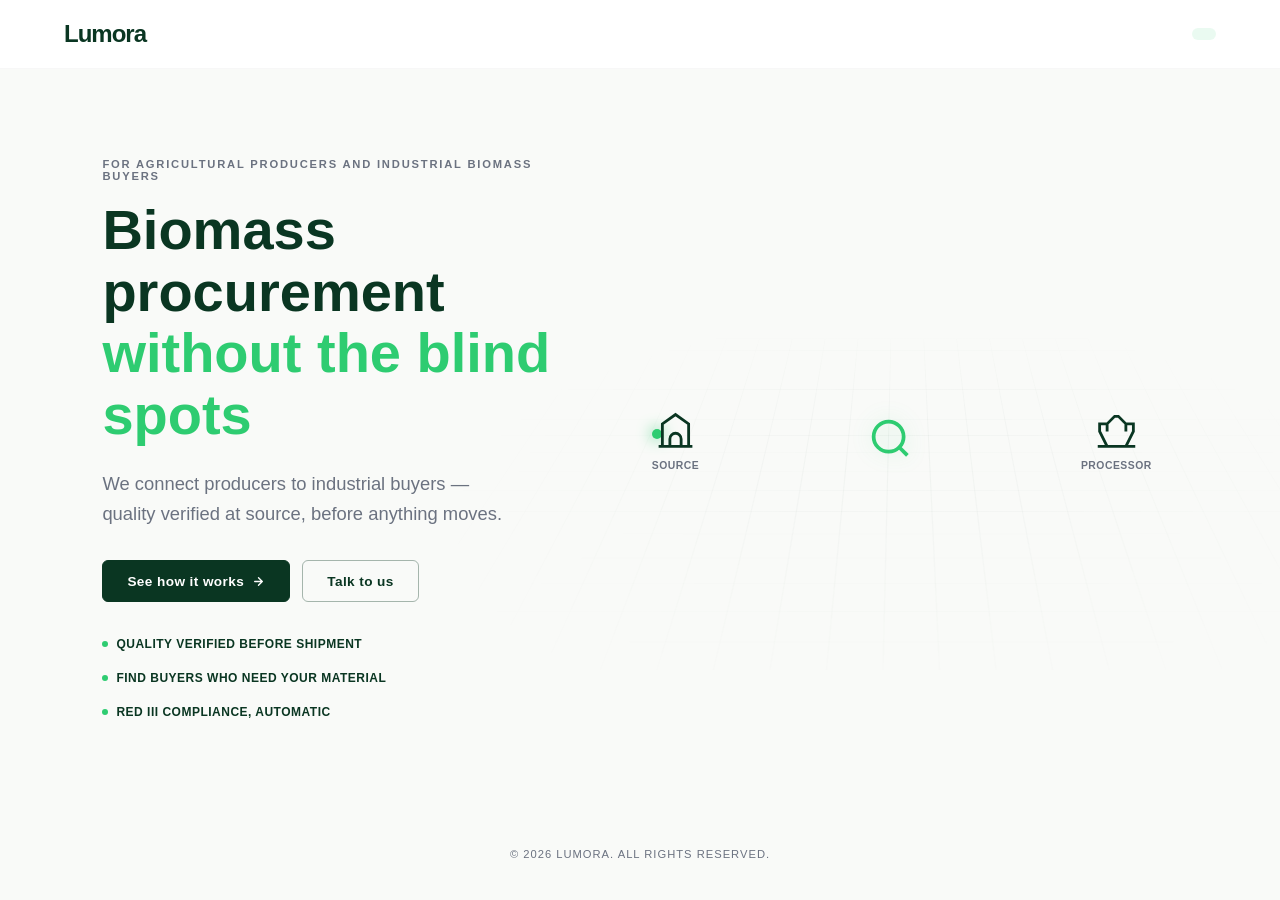
<file: index.html>
<!DOCTYPE html>
<html lang="en-GB">
<head>
    <meta charset="UTF-8">
    <meta name="viewport" content="width=device-width, initial-scale=1.0">
    <title>Lumora | Verified Biomass Supply</title>
    <link rel="stylesheet" href="styles.css">
</head>
<body>

    <nav class="navbar">
        <div class="logo">Lumora</div>
        <div class="nav-right">
            <span class="status-badge"></span> <!-- update with current stage -->
        </div>
    </nav>

    <main class="hero">
        <div class="hero-content">

            <p class="hero-eyebrow">For agricultural producers and industrial biomass buyers</p>

            <h1>Biomass procurement<br><span class="highlight">without the blind spots</span></h1>

            <p class="hero-description">
                We connect producers to industrial buyers —<br>
                quality verified at source, before anything moves.
            </p>

            <div class="btn-group">
                <a href="./lumora_discovery.html" class="btn btn-primary">
                    See how it works
                    <svg width="13" height="13" viewBox="0 0 24 24" fill="none" stroke="currentColor" stroke-width="2.5" stroke-linecap="round" stroke-linejoin="round">
                        <path d="M5 12h14M12 5l7 7-7 7"/>
                    </svg>
                </a>
                <a href="mailto:hello.lumora@proton.me?subject=Getting%20in%20touch%20with%20Lumora" class="btn btn-secondary">
                    Talk to us
                </a>
            </div>

            <div class="usp-list">
                <div class="usp-item">Quality verified before shipment</div>
                <div class="usp-item">Find buyers who need your material</div>
                <div class="usp-item">RED III compliance, automatic</div>
            </div>

        </div>

        <div class="hero-visual">
            <div class="stage">
                <div class="grid"></div>

                <div class="process-container">

                    <div class="icon-node" id="source-farm">
                        <svg viewBox="0 0 24 24" fill="none" stroke="currentColor" stroke-width="1.5">
                            <path d="M3 21h18M5 21V9l7-5 7 5v12M9 21v-4a3 3 0 016 0v4" />
                        </svg>
                        <span>Source</span>
                    </div>

                    <div class="icon-node lens-node">
                        <svg viewBox="0 0 24 24" fill="none" stroke="currentColor" stroke-width="2">
                            <circle cx="11" cy="11" r="8" />
                            <path d="M21 21l-4.35-4.35" />
                        </svg>
                        <div class="scan-beam"></div>
                    </div>

                    <div class="icon-node" id="dest-plant">
                        <svg viewBox="0 0 24 24" fill="none" stroke="currentColor" stroke-width="1.5">
                            <path d="M2 21h20M7 21l-4-8V9h4v4M17 21l4-8V9h-4v4M7 9l4-4h2l4 4" />
                        </svg>
                        <span>Processor</span>
                    </div>

                    <div class="ping-dot"></div>
                </div>
            </div>
        </div>
    </main>

    <footer class="footer">
        <p>&copy; 2026 Lumora. All rights reserved.</p>
    </footer>

    <script src="script.js"></script>
</body>
</html>
</file>
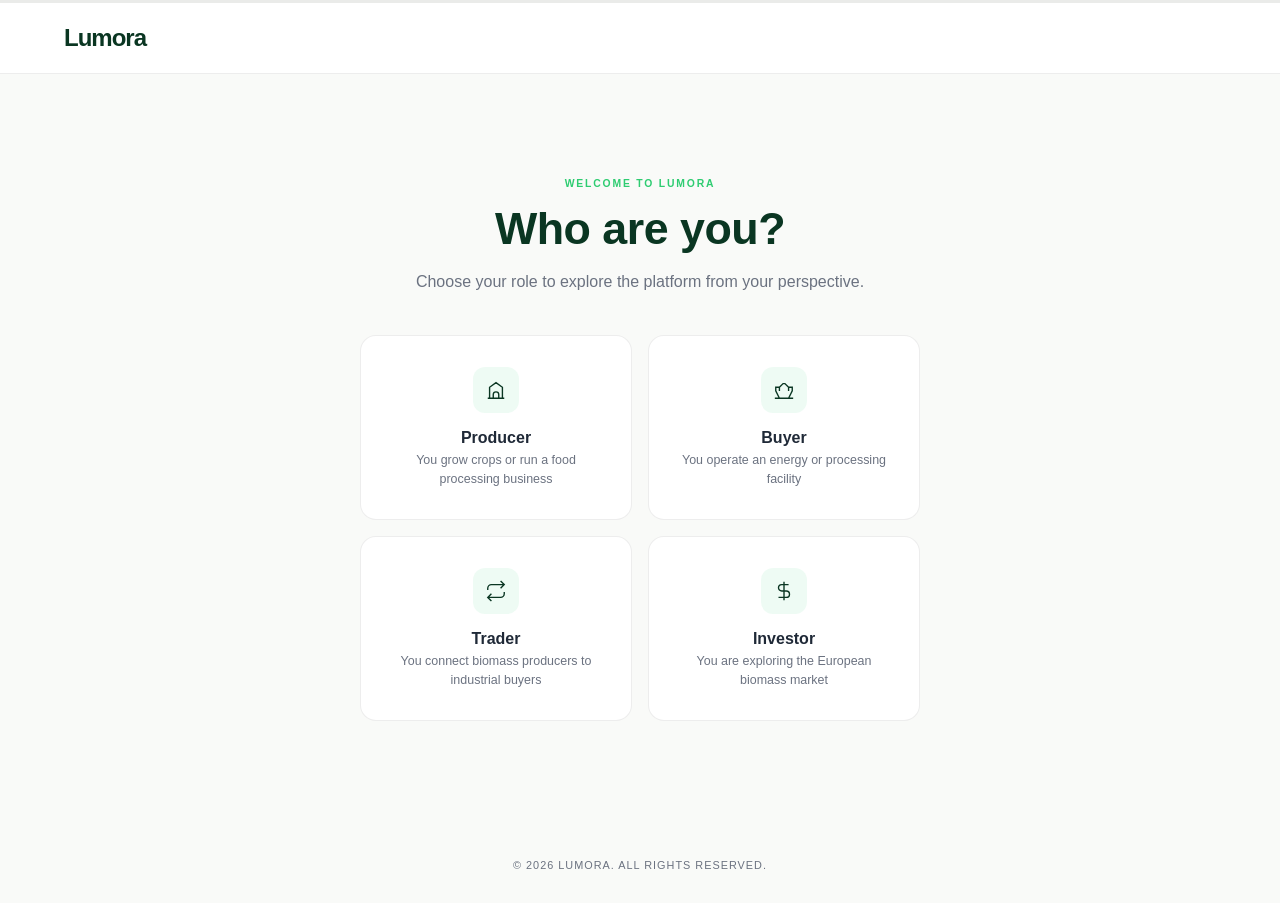
<file: lumora_discovery.html>
<!DOCTYPE html>
<html lang="en-GB">
<head>
    <meta charset="UTF-8">
    <meta name="viewport" content="width=device-width, initial-scale=1.0">
    <title>Lumora | Explore the Platform</title>
    <link rel="stylesheet" href="discovery_style.css">
</head>
<body>

<div class="progress-bar"><div class="progress-fill" id="progressFill"></div></div>

<nav class="navbar">
    <a href="./index.html" class="logo">Lumora</a>
    <button class="back-btn" id="backBtn" data-nav="back">← Back</button>
</nav>


<!-- ══════════════════════════════════
     S0 — PERSONA SELECT
══════════════════════════════════ -->
<div class="screen active" id="s0">
    <div class="content">
        <p class="eyebrow">Welcome to Lumora</p>
        <h1 class="screen-title">Who are you?</h1>
        <p class="screen-sub">Choose your role to explore the platform from your perspective.</p>

        <div class="persona-grid">

            <div class="persona-card" data-nav="persona:producer">
                <div class="persona-icon">
                    <svg viewBox="0 0 24 24"><path d="M3 21h18M5 21V9l7-5 7 5v12M9 21v-4a3 3 0 016 0v4"/></svg>
                </div>
                <div class="persona-label">Producer</div>
                <div class="persona-desc">You grow crops or run a food processing business</div>
            </div>

            <div class="persona-card" data-nav="persona:buyer">
                <div class="persona-icon">
                    <svg viewBox="0 0 24 24"><path d="M2 21h20M7 21l-4-8V9h4v4M17 21l4-8V9h-4v4M7 9l4-4h2l4 4"/></svg>
                </div>
                <div class="persona-label">Buyer</div>
                <div class="persona-desc">You operate an energy or processing facility</div>
            </div>

            <div class="persona-card" data-nav="persona:trader">
                <div class="persona-icon">
                    <svg viewBox="0 0 24 24"><path d="M17 1l4 4-4 4M3 11V9a4 4 0 014-4h14M7 23l-4-4 4-4M21 13v2a4 4 0 01-4 4H3"/></svg>
                </div>
                <div class="persona-label">Trader</div>
                <div class="persona-desc">You connect biomass producers to industrial buyers</div>
            </div>

            <div class="persona-card" data-nav="persona:investor">
                <div class="persona-icon">
                    <svg viewBox="0 0 24 24"><path d="M12 2v20M17 5H9.5a3.5 3.5 0 000 7h5a3.5 3.5 0 010 7H6"/></svg>
                </div>
                <div class="persona-label">Investor</div>
                <div class="persona-desc">You are exploring the European biomass market</div>
            </div>

        </div>
    </div>
    <footer class="page-footer">© 2026 Lumora. All rights reserved.</footer>
</div>


<!-- ══════════════════════════════════
     PRODUCER PATH
══════════════════════════════════ -->

<div class="screen" id="producer-scenario">
    <div class="content">
        <div class="scenario-box">
            <p class="eyebrow">Your situation</p>
            <h1 class="screen-title">You run a farm or food processing business.</h1>
            <p>Every season, your operation generates organic material — grape pomace, olive waste, cereal straw, or something similar. Some of it gets sold. Most of it gets disposed of. And every year, the cost of doing that is going up.</p>
        </div>
        <button class="next-btn" data-nav="go:producer-branch">
            That describes me
            <svg width="13" height="13" viewBox="0 0 24 24" fill="none" stroke="currentColor" stroke-width="2.5" stroke-linecap="round" stroke-linejoin="round"><path d="M5 12h14M12 5l7 7-7 7"/></svg>
        </button>
    </div>
    <footer class="page-footer">© 2026 Lumora. All rights reserved.</footer>
</div>

<div class="screen" id="producer-branch">
    <div class="content">
        <p class="eyebrow">Your situation</p>
        <h1 class="screen-title">What is holding you back?</h1>
        <p class="screen-sub">Choose the problem that fits you best.</p>
        <div class="branch-grid">
            <div class="branch-card" data-nav="go:producer-pain-a">
                <span class="branch-icon">💸</span>
                <div class="branch-label">Disposal is expensive</div>
                <div class="branch-sub">I am paying to get rid of material that has real value</div>
            </div>
            <div class="branch-card" data-nav="go:producer-pain-b">
                <span class="branch-icon">🔍</span>
                <div class="branch-label">I can't find reliable buyers</div>
                <div class="branch-sub">Every season I search for buyers from scratch</div>
            </div>
        </div>
    </div>
    <footer class="page-footer">© 2026 Lumora. All rights reserved.</footer>
</div>

<div class="screen" id="producer-pain-a">
    <div class="content">
        <p class="eyebrow">The reality</p>
        <div class="invoice-card">
            <span class="invoice-tag">Cost Report</span>
            <div class="invoice-label">Grape pomace disposal — Southern Europe</div>
            <div class="invoice-amount">€40,000</div>
            <div class="invoice-unit">Annual disposal cost per winery. Up from ~€3,000 historically.</div>
            <div class="invoice-divider"></div>
            <div class="invoice-line"><span>Value recovered from this material</span><strong>€0</strong></div>
            <div class="invoice-line"><span>Buyers who can verify your quality</span><strong>None</strong></div>
            <div class="invoice-line"><span>Certainty of a sale next season</span><strong>None</strong></div>
            <div class="invoice-line"><span>Time spent on compliance paperwork</span><strong>Unpaid</strong></div>
        </div>
        <p class="invoice-source">Disposal cost data: Ciocan et al. (2023), MDPI Applied Sciences, 13(8), 5063. Primary source under verification with authors.</p>
        <button class="reconsider-btn" data-nav="go:producer-compare">There has to be a better way →</button>
    </div>
    <footer class="page-footer">© 2026 Lumora. All rights reserved.</footer>
</div>

<div class="screen" id="producer-pain-b">
    <div class="content">
        <p class="eyebrow">The reality</p>
        <h1 class="screen-title" style="font-size:clamp(1.5rem,3.5vw,2.2rem);margin-bottom:1.5rem;">The same search, every season.</h1>
        <div class="pain-list" id="ppb-list">
            <div class="pain-item"><div class="pain-dot">✕</div><span>You find a buyer this year. Next year they need different specifications. The search starts again from zero.</span></div>
            <div class="pain-item"><div class="pain-dot">✕</div><span>You have no way to prove what your material is worth. Buyers set the price. You accept it or walk away.</span></div>
            <div class="pain-item"><div class="pain-dot">✕</div><span>There is no market rate you can point to. Every deal is a negotiation with incomplete information on both sides.</span></div>
            <div class="pain-item"><div class="pain-dot">✕</div><span>One bad season with no buyer means the material is wasted — or you pay someone to take it.</span></div>
        </div>
        <button class="reconsider-btn" data-nav="go:producer-compare">There has to be a better way →</button>
    </div>
    <footer class="page-footer">© 2026 Lumora. All rights reserved.</footer>
</div>

<div class="screen" id="producer-compare">
    <div class="content content-top">
        <p class="eyebrow">Two approaches. One clear winner.</p>
        <h1 class="screen-title" style="font-size:clamp(1.4rem,3.2vw,2rem);margin-bottom:1.75rem;">Same material. Very different outcomes.</h1>

        <div class="compare-wrap">
            <div class="compare-header">
                <div class="compare-col-label col-label-old">Without Lumora</div>
                <div class="compare-col-label col-label-new">With Lumora</div>
            </div>
            <div class="compare-grid">
                <div class="compare-col">
                    <div class="compare-item"><div class="item-dot dot-cross">✕</div><div class="item-body"><strong>Paying to dispose of valuable material</strong><span>Material with real energy value costs you money every season just to get rid of.</span></div></div>
                    <div class="compare-item"><div class="item-dot dot-cross">✕</div><div class="item-body"><strong>No price visibility</strong><span>You negotiate blind, with no knowledge of what comparable material trades for.</span></div></div>
                    <div class="compare-item"><div class="item-dot dot-cross">✕</div><div class="item-body"><strong>Buyers change every year</strong><span>No forward contracts. The same search repeated every season, with no guarantee of a sale.</span></div></div>
                    <div class="compare-item"><div class="item-dot dot-cross">✕</div><div class="item-body"><strong>No proof of quality</strong><span>You cannot prove what your material is worth without independent testing.</span></div></div>
                </div>
                <div class="compare-col">
                    <div class="compare-item"><div class="item-dot dot-check">✓</div><div class="item-body"><strong>Your material has a verified value</strong><span>Independent quality measurement means buyers pay for exactly what they are getting.</span></div></div>
                    <div class="compare-item"><div class="item-dot dot-check">✓</div><div class="item-body"><strong>Know the market rate</strong><span>See what comparable material trades for. Negotiate from a position of knowledge.</span></div></div>
                    <div class="compare-item"><div class="item-dot dot-check">✓</div><div class="item-body"><strong>Buyers who need you year-round</strong><span>Matched to industrial buyers who want a consistent, verified supply source every season.</span></div></div>
                    <div class="compare-item"><div class="item-dot dot-check">✓</div><div class="item-body"><strong>Quality certificate at source</strong><span>Generated automatically. No extra paperwork. Ready for any buyer or regulator.</span></div></div>
                </div>
            </div>
        </div>

        <div class="talk-reveal" id="producer-cta">
            <button class="next-btn" data-nav="waitlist">
                Join the waitlist
                <svg width="13" height="13" viewBox="0 0 24 24" fill="none" stroke="currentColor" stroke-width="2.5" stroke-linecap="round" stroke-linejoin="round"><path d="M5 12h14M12 5l7 7-7 7"/></svg>
            </button>
        </div>
    </div>
    <footer class="page-footer">© 2026 Lumora. All rights reserved.</footer>
</div>


<!-- ══════════════════════════════════
     BUYER PATH
══════════════════════════════════ -->

<div class="screen" id="buyer-scenario">
    <div class="content">
        <div class="scenario-box">
            <p class="eyebrow">Your situation</p>
            <h1 class="screen-title">Your facility runs on biomass.</h1>
            <p>You need a consistent, reliable supply of agricultural material. The quality must match your process specification. Every tonne needs to be RED III compliant. And you need to know what is arriving before the truck loads.</p>
        </div>
        <button class="next-btn" data-nav="go:buyer-branch">
            That describes me
            <svg width="13" height="13" viewBox="0 0 24 24" fill="none" stroke="currentColor" stroke-width="2.5" stroke-linecap="round" stroke-linejoin="round"><path d="M5 12h14M12 5l7 7-7 7"/></svg>
        </button>
    </div>
    <footer class="page-footer">© 2026 Lumora. All rights reserved.</footer>
</div>

<div class="screen" id="buyer-branch">
    <div class="content">
        <p class="eyebrow">Your situation</p>
        <h1 class="screen-title">What is the main problem?</h1>
        <p class="screen-sub">Choose the one that fits you best.</p>
        <div class="branch-grid">
            <div class="branch-card" data-nav="go:buyer-pain-a">
                <span class="branch-icon">📦</span>
                <div class="branch-label">Quality doesn't match what I ordered</div>
                <div class="branch-sub">Problems appear at delivery, after cost is already committed</div>
            </div>
            <div class="branch-card" data-nav="go:buyer-pain-b">
                <span class="branch-icon">🗓️</span>
                <div class="branch-label">Finding new suppliers takes too long</div>
                <div class="branch-sub">Months of site visits and lab tests every new market entry</div>
            </div>
        </div>
    </div>
    <footer class="page-footer">© 2026 Lumora. All rights reserved.</footer>
</div>

<div class="screen" id="buyer-pain-a">
    <div class="content">
        <p class="eyebrow">The reality</p>
        <div class="invoice-card">
            <span class="invoice-tag">Cost Report</span>
            <div class="invoice-label">Off-spec delivery — impact on your operation</div>
            <div class="invoice-amount">+27–31%</div>
            <div class="invoice-unit">Increase in supply chain cost from off-spec material.</div>
            <div class="invoice-divider"></div>
            <div class="invoice-line"><span>Lab analysis per new supplier</span><strong>€300–€500 per sample</strong></div>
            <div class="invoice-line"><span>When quality is confirmed</span><strong>At delivery</strong></div>
            <div class="invoice-line"><span>Cost committed before that moment</span><strong>In full</strong></div>
            <div class="invoice-line"><span>RED III compliance docs</span><strong>Assembled manually</strong></div>
        </div>
        <p class="invoice-source">Supply chain cost figure from peer-reviewed biomass logistics research. Confirmed as an operational pain point by industrial operators in conversation with Lumora, March 2026.</p>
        <button class="reconsider-btn" data-nav="go:buyer-compare">There has to be a better way →</button>
    </div>
    <footer class="page-footer">© 2026 Lumora. All rights reserved.</footer>
</div>

<div class="screen" id="buyer-pain-b">
    <div class="content">
        <p class="eyebrow">The reality</p>
        <h1 class="screen-title" style="font-size:clamp(1.5rem,3.5vw,2.2rem);margin-bottom:1.5rem;">3 to 6 months. Every single time.</h1>
        <div class="pain-list" id="bpb-list">
            <div class="pain-item"><div class="pain-dot">✕</div><span>Every new market means site visits, sampling, and lab analysis before you can commit to a single supplier.</span></div>
            <div class="pain-item"><div class="pain-dot">✕</div><span>You cannot know if a supplier meets your process specification until you have run the tests yourself.</span></div>
            <div class="pain-item"><div class="pain-dot">✕</div><span>Compliance documentation is built by hand, per shipment. It is slow, and errors are costly.</span></div>
            <div class="pain-item"><div class="pain-dot">✕</div><span>The full process repeats every time you expand to a new region or lose an existing supplier.</span></div>
        </div>
        <button class="reconsider-btn" data-nav="go:buyer-compare">There has to be a better way →</button>
    </div>
    <footer class="page-footer">© 2026 Lumora. All rights reserved.</footer>
</div>

<div class="screen" id="buyer-compare">
    <div class="content content-top">
        <p class="eyebrow">Two approaches. One clear winner.</p>
        <h1 class="screen-title" style="font-size:clamp(1.4rem,3.2vw,2rem);margin-bottom:1.75rem;">Same goal. Very different journeys.</h1>

        <div class="compare-wrap">
            <div class="compare-header">
                <div class="compare-col-label col-label-old">Without Lumora</div>
                <div class="compare-col-label col-label-new">With Lumora</div>
            </div>
            <div class="compare-grid">
                <div class="compare-col">
                    <div class="compare-item"><div class="item-dot dot-cross">✕</div><div class="item-body"><strong>3–6 months to qualify one supplier</strong><span>Site visits, lab analysis, and manual review before any commitment is made.</span></div></div>
                    <div class="compare-item"><div class="item-dot dot-cross">✕</div><div class="item-body"><strong>Quality found at delivery</strong><span>Off-spec material discovered at the weighbridge, after cost is already committed.</span></div></div>
                    <div class="compare-item"><div class="item-dot dot-cross">✕</div><div class="item-body"><strong>Manual compliance paperwork</strong><span>RED III documentation assembled by hand per shipment. Slow and error-prone.</span></div></div>
                    <div class="compare-item"><div class="item-dot dot-cross">✕</div><div class="item-body"><strong>Start again every new market</strong><span>Every expansion means the full qualification process from the beginning.</span></div></div>
                </div>
                <div class="compare-col">
                    <div class="compare-item"><div class="item-dot dot-check">✓</div><div class="item-body"><strong>Pre-verified suppliers in days</strong><span>Matched to your exact specification. No site visits until you have already seen the data.</span></div></div>
                    <div class="compare-item"><div class="item-dot dot-check">✓</div><div class="item-body"><strong>Quality confirmed before shipment</strong><span>Measurement at source. You know what is arriving before the truck loads.</span></div></div>
                    <div class="compare-item"><div class="item-dot dot-check">✓</div><div class="item-body"><strong>RED III compliance, automatic</strong><span>Chain-of-custody documentation generated per transaction. No manual effort required.</span></div></div>
                    <div class="compare-item"><div class="item-dot dot-check">✓</div><div class="item-body"><strong>Your supplier network grows with you</strong><span>Verified suppliers across Europe. Each new market entry takes days, not months.</span></div></div>
                </div>
            </div>
        </div>

        <div class="talk-reveal" id="buyer-cta">
            <button class="next-btn" data-nav="waitlist">
                Join the waitlist
                <svg width="13" height="13" viewBox="0 0 24 24" fill="none" stroke="currentColor" stroke-width="2.5" stroke-linecap="round" stroke-linejoin="round"><path d="M5 12h14M12 5l7 7-7 7"/></svg>
            </button>
        </div>
    </div>
    <footer class="page-footer">© 2026 Lumora. All rights reserved.</footer>
</div>


<!-- ══════════════════════════════════
     TRADER PATH
══════════════════════════════════ -->

<div class="screen" id="trader-scenario">
    <div class="content">
        <div class="scenario-box">
            <p class="eyebrow">Your situation</p>
            <h1 class="screen-title">You connect biomass producers to industrial buyers.</h1>
            <p>The deals are there. Both sides need each other. But buyers want documentation they can trust, and producers cannot always provide it. Closing deals means solving a verification problem that neither side has the tools to fix on their own.</p>
        </div>
        <button class="next-btn" data-nav="go:trader-branch">
            That describes me
            <svg width="13" height="13" viewBox="0 0 24 24" fill="none" stroke="currentColor" stroke-width="2.5" stroke-linecap="round" stroke-linejoin="round"><path d="M5 12h14M12 5l7 7-7 7"/></svg>
        </button>
    </div>
    <footer class="page-footer">© 2026 Lumora. All rights reserved.</footer>
</div>

<div class="screen" id="trader-branch">
    <div class="content">
        <p class="eyebrow">Your situation</p>
        <h1 class="screen-title">What slows your deals down?</h1>
        <p class="screen-sub">Choose the one that fits you best.</p>
        <div class="branch-grid">
            <div class="branch-card" data-nav="go:trader-pain-a">
                <span class="branch-icon">🤝</span>
                <div class="branch-label">Buyers don't trust unverified quality claims</div>
                <div class="branch-sub">I say the material is good. Without proof, buyers discount or walk away</div>
            </div>
            <div class="branch-card" data-nav="go:trader-pain-b">
                <span class="branch-icon">📋</span>
                <div class="branch-label">RED III paperwork is blocking deals</div>
                <div class="branch-sub">Compliance documentation takes too long and deals fall through waiting for it</div>
            </div>
        </div>
    </div>
    <footer class="page-footer">© 2026 Lumora. All rights reserved.</footer>
</div>

<div class="screen" id="trader-pain-a">
    <div class="content">
        <p class="eyebrow">The reality</p>
        <h1 class="screen-title" style="font-size:clamp(1.5rem,3.5vw,2.2rem);margin-bottom:1.5rem;">A claim is not the same as proof.</h1>
        <div class="pain-list" id="tpa-list">
            <div class="pain-item"><div class="pain-dot">✕</div><span>Buyers receive supplier-declared quality data every day. Most of it is unverifiable. They have learned to distrust it.</span></div>
            <div class="pain-item"><div class="pain-dot">✕</div><span>Without independent testing, buyers build in a quality discount. Your supplier earns less. Your margin shrinks.</span></div>
            <div class="pain-item"><div class="pain-dot">✕</div><span>You cannot show a buyer the difference between high-quality and low-quality material without third-party analysis.</span></div>
            <div class="pain-item"><div class="pain-dot">✕</div><span>Quality disputes after delivery damage relationships and can end the business entirely.</span></div>
        </div>
        <button class="reconsider-btn" data-nav="go:trader-compare">There has to be a better way →</button>
    </div>
    <footer class="page-footer">© 2026 Lumora. All rights reserved.</footer>
</div>

<div class="screen" id="trader-pain-b">
    <div class="content">
        <p class="eyebrow">The reality</p>
        <h1 class="screen-title" style="font-size:clamp(1.5rem,3.5vw,2.2rem);margin-bottom:1.5rem;">Compliance is not fast enough.</h1>
        <div class="pain-list" id="tpb-list">
            <div class="pain-item"><div class="pain-dot">✕</div><span>RED III requires chain-of-custody documentation from the first collection point back to the producer. Building this manually takes days per deal.</span></div>
            <div class="pain-item"><div class="pain-dot">✕</div><span>Industrial buyers are required to hold this documentation. If you cannot provide it quickly, they will find someone who can.</span></div>
            <div class="pain-item"><div class="pain-dot">✕</div><span>Errors in compliance documents cause delays. Delayed shipments damage relationships with buyers.</span></div>
            <div class="pain-item"><div class="pain-dot">✕</div><span>The compliance burden does not get smaller as you grow. It increases with every transaction.</span></div>
        </div>
        <button class="reconsider-btn" data-nav="go:trader-compare">There has to be a better way →</button>
    </div>
    <footer class="page-footer">© 2026 Lumora. All rights reserved.</footer>
</div>

<div class="screen" id="trader-compare">
    <div class="content content-top">
        <p class="eyebrow">Two approaches. One clear winner.</p>
        <h1 class="screen-title" style="font-size:clamp(1.4rem,3.2vw,2rem);margin-bottom:1.75rem;">Same deals. Closed faster.</h1>

        <div class="compare-wrap">
            <div class="compare-header">
                <div class="compare-col-label col-label-old">Without Lumora</div>
                <div class="compare-col-label col-label-new">With Lumora</div>
            </div>
            <div class="compare-grid">
                <div class="compare-col">
                    <div class="compare-item"><div class="item-dot dot-cross">✕</div><div class="item-body"><strong>Buyers discount unverified claims</strong><span>Without independent proof, buyers assume the worst and price accordingly.</span></div></div>
                    <div class="compare-item"><div class="item-dot dot-cross">✕</div><div class="item-body"><strong>Compliance takes days per deal</strong><span>RED III documentation assembled by hand. One error delays the entire shipment.</span></div></div>
                    <div class="compare-item"><div class="item-dot dot-cross">✕</div><div class="item-body"><strong>Quality disputes damage trust</strong><span>Post-delivery problems end relationships and close doors to future business.</span></div></div>
                    <div class="compare-item"><div class="item-dot dot-cross">✕</div><div class="item-body"><strong>Value left on the table</strong><span>High-quality material trades at the same price as low-quality because no one can prove the difference.</span></div></div>
                </div>
                <div class="compare-col">
                    <div class="compare-item"><div class="item-dot dot-check">✓</div><div class="item-body"><strong>Independent verification buyers trust</strong><span>Lumora-certified data carries weight. Buyers stop negotiating against uncertainty.</span></div></div>
                    <div class="compare-item"><div class="item-dot dot-check">✓</div><div class="item-body"><strong>Compliance documentation, automatic</strong><span>Generated per transaction. Ready at the point of sale. No delay.</span></div></div>
                    <div class="compare-item"><div class="item-dot dot-check">✓</div><div class="item-body"><strong>Fewer disputes. More repeat business.</strong><span>What arrives matches what was agreed. Relationships hold and grow.</span></div></div>
                    <div class="compare-item"><div class="item-dot dot-check">✓</div><div class="item-body"><strong>Quality commands a fair price</strong><span>Verified material trades at its real value. Better for the producer. Better for the buyer.</span></div></div>
                </div>
            </div>
        </div>

        <div class="talk-reveal" id="trader-cta">
            <button class="next-btn" data-nav="waitlist">
                Join the waitlist
                <svg width="13" height="13" viewBox="0 0 24 24" fill="none" stroke="currentColor" stroke-width="2.5" stroke-linecap="round" stroke-linejoin="round"><path d="M5 12h14M12 5l7 7-7 7"/></svg>
            </button>
        </div>
    </div>
    <footer class="page-footer">© 2026 Lumora. All rights reserved.</footer>
</div>


<!-- ══════════════════════════════════
     INVESTOR PATH
══════════════════════════════════ -->

<!-- ── INVESTOR SCREEN 1: INTRO ── -->
<div class="screen" id="investor-scenario">
    <div class="content">
        <div class="scenario-box">
            <p class="eyebrow">For investors</p>
            <h1 class="screen-title">The infrastructure for agricultural biomass supply does not exist yet.</h1>
            <p>Industrial buyers are committing billions to new biomass processing facilities across Europe. The supply chain tools to verify, source, and document feedstock at scale have not been built. Lumora is building them.</p>
        </div>
        <button class="next-btn" data-nav="go:investor-overview">
            See the opportunity
            <svg width="13" height="13" viewBox="0 0 24 24" fill="none" stroke="currentColor" stroke-width="2.5" stroke-linecap="round" stroke-linejoin="round"><path d="M5 12h14M12 5l7 7-7 7"/></svg>
        </button>
    </div>
    <footer class="page-footer">© 2026 Lumora. All rights reserved.</footer>
</div>

<!-- ── INVESTOR SCREEN 2: OVERVIEW ── -->
<div class="screen" id="investor-overview">
    <div class="content content-top">

        <p class="eyebrow">The opportunity</p>
        <h1 class="screen-title" style="font-size:clamp(1.4rem,3.2vw,2rem);margin-bottom:0.6rem;">Validated problem. Structural market.</h1>
        <p class="screen-sub" style="margin-bottom:1.75rem;">We have spoken directly with industrial biomass buyers across Europe. The problem is consistent and confirmed.</p>

        <!-- Validation signals -->
        <!-- <div class="validation-card" style="max-width:640px;margin-bottom:0.75rem;">
            <div class="validation-company">Industrial buyer validation — biomass gasification, Northern Europe</div>
            <div class="validation-meta">Confirmed in direct conversation, March 2026</div>
            <div class="validation-quote">Most facilities depend entirely on external biomass sourcing. Quality variability and supply consistency are live operational pain points. Sustainability and traceability documentation are as important as quality itself — clients have mandatory reporting obligations.</div>
        </div>

        <div class="validation-card" style="max-width:640px;margin-bottom:1.75rem;">
            <div class="validation-company">Industrial buyer validation — biotechnology, Eastern Europe</div>
            <div class="validation-meta">Confirmed via email correspondence, March 2026</div>
            <div class="validation-quote">Finding suppliers is not the hard part. The hard part is knowing where material came from, having documentation to prove it meets process requirements, and securing enough stable, consistent supply.</div>
        </div> -->

        <!-- Market numbers -->
        <p class="eyebrow" style="align-self:flex-start;margin-left:0;">Market size</p>

        <!-- TAM -->
        <div class="investor-market-row">
            <div class="investor-market-label">
                <span class="investor-market-tag">TAM</span>
                <span class="investor-market-name">Total Addressable Market</span>
            </div>
            <div class="investor-market-content">
                <div class="investor-market-number">EUR 55.1B</div>
                <div class="investor-market-desc">European biomass energy sector, 2024. Growing at 6.07% CAGR. Alongside this, the European biofuels market is valued at EUR 43.7B in 2025, growing at 9.4% CAGR. RED III compliance is mandatory since November 2023 — every transaction in this market requires verified documentation. Source: Precedence Research; Global Market Insights.</div>
            </div>
        </div>

        <!-- SAM -->
        <div class="investor-market-row">
            <div class="investor-market-label">
                <span class="investor-market-tag">SAM</span>
                <span class="investor-market-name">Serviceable Addressable Market</span>
            </div>
            <div class="investor-market-content">
                <div class="investor-market-number">EUR 1.49B</div>
                <div class="investor-market-desc">European biogas plant market, 2025. Growing at 8.6% CAGR to 2033. There are 1,678 active biomethane plants in Europe out of which approximately 762 use agricultural residues as their primary feedstock. The European Biogas Association identifies feedstock quality variability as a primary bottleneck for the sector. EUR 28.4B in committed private investment is targeting this segment ahead of the EU's 35 BCM biomethane target for 2030. Source: GIE; EBA Statistical Report 2025; Market Data Forecast.</div>
            </div>
        </div>

        <!-- SOM -->
        <div class="investor-market-row" style="border-bottom:none;margin-bottom:1.75rem;">
            <div class="investor-market-label">
                <span class="investor-market-tag" style="background:rgba(46,204,113,0.15);color:var(--primary-green);">SOM</span>
                <span class="investor-market-name">Serviceable Obtainable Market</span>
            </div>
            <div class="investor-market-content">
                <div class="investor-market-number" style="color:var(--primary-green);">EUR 120–200K</div>
                <div class="investor-market-desc">Year one target: 5–10 managed service clients in Northern Italy and the DACH region. Conservative by design, based on what we can operationally deliver in our pilot market, not what the market could theoretically support.</div>
            </div>
        </div>

        <button class="next-btn" data-nav="go:investor-contact">
            Get in touch
            <svg width="13" height="13" viewBox="0 0 24 24" fill="none" stroke="currentColor" stroke-width="2.5" stroke-linecap="round" stroke-linejoin="round"><path d="M5 12h14M12 5l7 7-7 7"/></svg>
        </button>

    </div>
    <footer class="page-footer">© 2026 Lumora. All rights reserved.</footer>
</div>

<!-- ── INVESTOR SCREEN 3: CONTACT ── -->
<div class="screen" id="investor-contact">
    <div class="content">
        <div class="waitlist-box">

            <div id="inv-form-wrap">
                <div class="waitlist-title">Let's talk.</div>
                <p class="waitlist-sub">If you are exploring this space and want to understand more, leave your details and we will come back to you within 48 hours.</p>

                <form id="investorForm">
                    <input type="hidden" name="access_key" value="6b37d225-0185-433e-ba43-fdb446dc2bf3">
                    <input type="hidden" name="subject" value="Lumora Investor Enquiry">
                    <input type="hidden" name="from_name" value="Lumora Investor Form">

                    <div class="form-group">
                        <label class="form-label" for="inv-name">Your name</label>
                        <input class="form-input" type="text" id="inv-name" name="name" placeholder="First and last name" required>
                    </div>

                    <div class="form-group">
                        <label class="form-label" for="inv-email">Email address</label>
                        <input class="form-input" type="email" id="inv-email" name="email" placeholder="you@fund.com" required>
                    </div>

                    <div class="form-group">
                        <label class="form-label" for="inv-org">Organisation</label>
                        <input class="form-input" type="text" id="inv-org" name="organisation" placeholder="Fund or company name">
                    </div>

                    <div class="form-group">
                        <label class="form-label" for="inv-msg">Anything you would like to share?</label>
                        <textarea class="form-textarea" id="inv-msg" name="message" placeholder="What you are looking for, or questions you have (optional)"></textarea>
                    </div>

                    <button type="submit" class="form-submit" id="inv-submit">Send message</button>
                </form>
            </div>

            <div class="success-state" id="inv-success">
                <div class="success-icon">
                    <svg viewBox="0 0 24 24"><polyline points="20 6 9 17 4 12"/></svg>
                </div>
                <div class="success-title">Message received.</div>
                <p class="success-sub">We will be in touch within 48 hours. Thank you for your interest in Lumora.</p>
            </div>

        </div>
    </div>
    <footer class="page-footer">© 2026 Lumora. All rights reserved.</footer>
</div>


<!-- ══════════════════════════════════
     WAITLIST (shared across all paths)
══════════════════════════════════ -->

<div class="screen" id="waitlist">
    <div class="content">
        <div class="waitlist-box">

            <div id="wl-form-wrap">
                <div class="waitlist-title">Join the waitlist</div>
                <p class="waitlist-sub">Be the first to access the platform when we launch in your region. We will be in touch directly.</p>

                <form id="waitlistForm">
                    <input type="hidden" name="access_key" value="6b37d225-0185-433e-ba43-fdb446dc2bf3">
                    <input type="hidden" name="subject" value="Lumora Waitlist Signup">
                    <input type="hidden" name="from_name" value="Lumora Waitlist">
                    <input type="hidden" id="wl-persona" name="persona" value="">

                    <div class="form-group">
                        <label class="form-label" for="wl-name">Your name</label>
                        <input class="form-input" type="text" id="wl-name" name="name" placeholder="First and last name" required>
                    </div>

                    <div class="form-group">
                        <label class="form-label" for="wl-email">Email address</label>
                        <input class="form-input" type="email" id="wl-email" name="email" placeholder="you@company.com" required>
                    </div>

                    <div class="form-group">
                        <label class="form-label" for="wl-org">Organisation</label>
                        <input class="form-input" type="text" id="wl-org" name="organisation" placeholder="Company or farm name">
                    </div>

                    <div class="form-group">
                        <label class="form-label" for="wl-msg">Anything you'd like to add?</label>
                        <textarea class="form-textarea" id="wl-msg" name="message" placeholder="Tell us about your operation or what you are looking for (optional)"></textarea>
                    </div>

                    <button type="submit" class="form-submit" id="wl-submit">Join the waitlist</button>
                </form>
            </div>

            <div class="success-state" id="wl-success">
                <div class="success-icon">
                    <svg viewBox="0 0 24 24"><polyline points="20 6 9 17 4 12"/></svg>
                </div>
                <div class="success-title">You are on the list.</div>
                <p class="success-sub">We will be in touch when the platform is ready in your region. Thank you for your interest in Lumora.</p>
            </div>

        </div>
    </div>
    <footer class="page-footer">© 2026 Lumora. All rights reserved.</footer>
</div>


<script>
document.addEventListener('DOMContentLoaded', function() {

    /* === STATE === */
    var navHistory    = ['s0'];
    var currentPersona = '';

    var PROGRESS = {
        's0': 0,
        'producer-scenario': 14, 'buyer-scenario': 14, 'trader-scenario': 14, 'investor-scenario': 14,
        'producer-branch':   30, 'buyer-branch':   30, 'trader-branch':   30,
        'producer-pain-a':   55, 'producer-pain-b': 55,
        'buyer-pain-a':      55, 'buyer-pain-b':    55,
        'trader-pain-a':     55, 'trader-pain-b':   55,
        'investor-overview': 55,
        'producer-compare':  80, 'buyer-compare':   80, 'trader-compare': 80,
        'investor-contact':  90,
        'waitlist':         100
    };

    /* === ANIMATIONS === */
    function animateCompare(screenId) {
        var sc    = document.getElementById(screenId);
        if (!sc) return;
        var items = sc.querySelectorAll('.compare-item');
        var cta   = sc.querySelector('.talk-reveal');
        items.forEach(function(el) { el.classList.remove('visible'); });
        if (cta) cta.classList.remove('visible');
        items.forEach(function(el, i) { setTimeout(function() { el.classList.add('visible'); }, i * 100); });
        if (cta) setTimeout(function() { cta.classList.add('visible'); }, items.length * 100 + 420);
    }

    function animateList(listId) {
        var list = document.getElementById(listId);
        if (!list) return;
        var items = list.querySelectorAll('.pain-item');
        items.forEach(function(el) { el.classList.remove('visible'); });
        items.forEach(function(el, i) { setTimeout(function() { el.classList.add('visible'); }, 120 + i * 140); });
    }

    /* === UI === */
    function updateUI(id) {
        var pct = PROGRESS[id] !== undefined ? PROGRESS[id] : 0;
        document.getElementById('progressFill').style.width = pct + '%';
        document.getElementById('backBtn').classList.toggle('visible', navHistory.length > 1);
    }

    /* === NAVIGATION === */
    function go(id) {
        var cur    = navHistory[navHistory.length - 1];
        var curEl  = document.getElementById(cur);
        var nextEl = document.getElementById(id);
        if (!nextEl) { console.error('Lumora: screen not found:', id); return; }
        if (curEl) curEl.classList.remove('active');
        nextEl.classList.add('active');
        navHistory.push(id);
        updateUI(id);
        window.scrollTo({ top: 0, behavior: 'smooth' });
        if (id.slice(-8) === '-compare') animateCompare(id);
        if (id === 'producer-pain-b') animateList('ppb-list');
        if (id === 'buyer-pain-b')    animateList('bpb-list');
        if (id === 'trader-pain-a')   animateList('tpa-list');
        if (id === 'trader-pain-b')   animateList('tpb-list');
    }

    function goBack() {
        if (navHistory.length <= 1) return;
        var cur    = navHistory.pop();
        var prev   = navHistory[navHistory.length - 1];
        var curEl  = document.getElementById(cur);
        var prevEl = document.getElementById(prev);
        if (curEl)  curEl.classList.remove('active');
        if (prevEl) prevEl.classList.add('active');
        updateUI(prev);
        window.scrollTo({ top: 0, behavior: 'smooth' });
    }

    function setPersona(persona) {
        currentPersona = persona;
        document.querySelectorAll('.screen.active').forEach(function(el) { el.classList.remove('active'); });
        var s0 = document.getElementById('s0');
        if (s0) s0.classList.add('active');
        navHistory = ['s0'];
        var field = document.getElementById('wl-persona');
        if (field) field.value = persona;
        go(persona + '-scenario');
    }

    /* === DELEGATED EVENT LISTENER — handles all data-nav clicks === */
    document.body.addEventListener('click', function(e) {
        var el = e.target.closest('[data-nav]');
        if (!el) return;
        var nav = el.getAttribute('data-nav');
        if (!nav) return;

        if (nav === 'back')     { goBack(); return; }
        if (nav === 'waitlist') { go('waitlist'); return; }
        if (nav.indexOf('persona:') === 0) { setPersona(nav.slice(8)); return; }
        if (nav.indexOf('go:') === 0)      { go(nav.slice(3)); return; }
    });

    /* === WAITLIST FORM === */
    var form = document.getElementById('waitlistForm');
    if (form) {
        form.addEventListener('submit', function(e) {
            e.preventDefault();
            var btn  = document.getElementById('wl-submit');
            btn.textContent = 'Sending…';
            btn.disabled    = true;
            fetch('https://api.web3forms.com/submit', { method: 'POST', body: new FormData(form) })
                .then(function(res) { return res.json(); })
                .then(function(json) {
                    if (json.success) {
                        document.getElementById('wl-form-wrap').style.display = 'none';
                        document.getElementById('wl-success').style.display   = 'block';
                        document.getElementById('progressFill').style.width   = '100%';
                    } else {
                        btn.textContent = 'Something went wrong — try again';
                        btn.disabled    = false;
                    }
                })
                .catch(function() {
                    btn.textContent = 'Something went wrong — try again';
                    btn.disabled    = false;
                });
        });
    }

    /* === INVESTOR FORM === */
    var invForm = document.getElementById('investorForm');
    if (invForm) {
        invForm.addEventListener('submit', function(e) {
            e.preventDefault();
            var btn  = document.getElementById('inv-submit');
            btn.textContent = 'Sending…';
            btn.disabled    = true;
            fetch('https://api.web3forms.com/submit', { method: 'POST', body: new FormData(invForm) })
                .then(function(res) { return res.json(); })
                .then(function(json) {
                    if (json.success) {
                        document.getElementById('inv-form-wrap').style.display = 'none';
                        document.getElementById('inv-success').style.display   = 'block';
                        document.getElementById('progressFill').style.width    = '100%';
                    } else {
                        btn.textContent = 'Something went wrong — try again';
                        btn.disabled    = false;
                    }
                })
                .catch(function() {
                    btn.textContent = 'Something went wrong — try again';
                    btn.disabled    = false;
                });
        });
    }

}); /* end DOMContentLoaded */
</script>

</body>
</html>
</file>
<file: styles.css>
:root {
    --primary-green: #0A3622; /* British Racing Green */
    --accent-green: #2ECC71;
    --bg-light: #F9FAF8;
    --text-dark: #1F2937;
    --text-light: #6B7280;
}

* {
    margin: 0;
    padding: 0;
    box-sizing: border-box;
    font-family: -apple-system, BlinkMacSystemFont, "Segoe UI", Roboto, sans-serif;
}

body {
    background-color: var(--bg-light);
    color: var(--text-dark);
    display: flex;
    flex-direction: column;
    min-height: 100vh;
    overflow-x: hidden;
}

/* --- Navbar --- */
.navbar {
    display: flex;
    justify-content: space-between;
    align-items: center;
    padding: 1.25rem 5%;
    background: white;
    z-index: 100;
    border-bottom: 1px solid rgba(0,0,0,0.03);
}

.logo {
    font-size: 1.5rem;
    font-weight: 800;
    color: var(--primary-green);
    letter-spacing: -1px;
}

.nav-right {
    display: flex;
    align-items: center;
    gap: 1rem;
}

.status-badge {
    font-size: 0.65rem;
    font-weight: 700;
    color: var(--accent-green);
    background: rgba(46, 204, 113, 0.1);
    padding: 0.4rem 0.75rem;
    border-radius: 20px;
    text-transform: uppercase;
    letter-spacing: 1px;
    white-space: nowrap;
}

.nav-cta {
    text-decoration: none;
    color: white;
    background: var(--primary-green);
    font-weight: 600;
    padding: 0.6rem 1.2rem;
    border-radius: 50px;
    transition: 0.3s ease;
    font-size: 0.85rem;
}

/* --- Hero Section & Typography --- */
.hero {
    flex: 1;
    display: flex;
    align-items: center;
    padding: 3rem 8%;
    gap: 4rem;
}

.hero-content {
    flex: 1;
    z-index: 10;
}

h1 {
    font-size: clamp(2rem, 5vw, 3.5rem);
    line-height: 1.1;
    color: var(--primary-green);
    margin-bottom: 1.5rem;
}

.highlight { color: var(--accent-green); }

.hero-description {
    font-size: clamp(1rem, 2vw, 1.15rem);
    color: var(--text-light);
    margin-bottom: 0.5rem;
    max-width: 520px;
    line-height: 1.6;
}

.usp-list {
    display: flex;
    flex-wrap: wrap;
    gap: 1.25rem;
    margin-top: 0.25rem;
}

.usp-item {
    font-weight: 700;
    font-size: 0.75rem;
    color: var(--primary-green);
    display: flex;
    align-items: center;
    gap: 0.5rem;
    text-transform: uppercase;
    letter-spacing: 0.5px;
}

.usp-item::before {
    content: "";
    width: 6px;
    height: 6px;
    background: var(--accent-green);
    border-radius: 50%;
    flex-shrink: 0;
}

/* --- Responsive Visual Stage --- */
.hero-visual {
    flex: 1.2;
    height: 450px;
    display: flex;
    justify-content: center;
    align-items: center;
    perspective: 1200px;
}

.stage {
    position: relative;
    width: 100%;
    height: 100%;
    display: flex;
    justify-content: center;
    align-items: center;
    transform-style: preserve-3d;
}

.grid {
    position: absolute;
    width: 150%;
    height: 150%;
    background-image:
        linear-gradient(rgba(10, 54, 34, 0.04) 1px, transparent 1px),
        linear-gradient(90deg, rgba(10, 54, 34, 0.04) 1px, transparent 1px);
    background-size: 40px 40px;
    transform: rotateX(65deg) translateY(50px);
    mask-image: radial-gradient(circle, black, transparent 80%);
}

.process-container {
    position: relative;
    width: 100%;
    max-width: 500px;
    display: flex;
    justify-content: space-between;
    align-items: center;
}

.icon-node {
    position: relative;
    display: flex;
    flex-direction: column;
    align-items: center;
    gap: 8px;
    z-index: 5;
}

.icon-node svg {
    width: clamp(30px, 6vw, 45px);
    height: clamp(30px, 6vw, 45px);
    stroke: var(--primary-green);
}

.icon-node span {
    font-size: 0.65rem;
    font-weight: 800;
    text-transform: uppercase;
    color: var(--text-light);
    letter-spacing: 0.5px;
}

.lens-node svg {
    stroke: var(--accent-green);
    filter: drop-shadow(0 0 10px rgba(46, 204, 113, 0.2));
}

.scan-beam {
    position: absolute;
    top: 50%;
    left: 50%;
    width: 20px;
    height: 20px;
    background: var(--accent-green);
    filter: blur(15px);
    border-radius: 50%;
    opacity: 0;
    transform: translate(-50%, -50%);
}

/* --- Responsive Ping Animation --- */
.ping-dot {
    position: absolute;
    top: 35%;
    left: 0;
    width: 10px;
    height: 10px;
    background: var(--accent-green);
    border-radius: 50%;
    box-shadow: 0 0 15px var(--accent-green);
    z-index: 4;
    animation: ping-path 4s infinite cubic-bezier(0.4, 0, 0.2, 1);
}

@keyframes ping-path {
    0% { left: 5%; opacity: 0; transform: scale(0.5); }
    10% { opacity: 1; transform: scale(1); }
    45% { left: 50%; transform: translateX(-50%) scale(1); opacity: 1; }
    50% { left: 50%; transform: translateX(-50%) scale(1.6); filter: brightness(1.3); }
    55% { left: 50%; transform: translateX(-50%) scale(1); }
    90% { left: 95%; opacity: 1; transform: scale(1); }
    100% { left: 95%; opacity: 0; transform: scale(0.5); }
}

/* --- Hero eyebrow --- */
.hero-eyebrow {
    font-size: 0.7rem;
    font-weight: 700;
    text-transform: uppercase;
    letter-spacing: 1.8px;
    color: var(--text-light);
    margin-bottom: 1.1rem;
}

/* --- Button system --- */
.btn-group {
    display: flex;
    gap: 0.75rem;
    flex-wrap: wrap;
    align-items: center;
    margin: 2rem 0 2.2rem;
}

.btn {
    display: inline-flex;
    align-items: center;
    gap: 8px;
    padding: 0.78rem 1.5rem;
    border-radius: 6px;
    font-family: inherit;
    font-size: 0.85rem;
    font-weight: 600;
    letter-spacing: 0.03em;
    text-decoration: none;
    cursor: pointer;
    transition: all 0.24s ease;
    border: 1.5px solid transparent;
    white-space: nowrap;
}

.btn-primary {
    background: var(--primary-green);
    color: #ffffff;
    border-color: var(--primary-green);
}

.btn-primary:hover {
    background: #0d4a2e;
    border-color: #0d4a2e;
    transform: translateY(-1px);
    box-shadow: 0 4px 18px rgba(10, 54, 34, 0.22);
}

.btn-secondary {
    background: transparent;
    color: var(--primary-green);
    border-color: rgba(10, 54, 34, 0.35);
}

.btn-secondary:hover {
    background: var(--primary-green);
    border-color: var(--primary-green);
    color: white;
}

/* --- Media Queries --- */

/* Tablets & Small Laptops */
@media (max-width: 1024px) {
    .hero {
        flex-direction: column;
        text-align: center;
        padding: 5rem 5% 2rem;
        gap: 2rem;
    }
    .hero-content {
        order: 1;
        display: flex;
        flex-direction: column;
        align-items: center;
    }
    .hero-visual {
        order: 2;
        width: 100%;
        height: 300px;
    }
    .usp-list { justify-content: center; }
    .btn-group { justify-content: center; }
    .hero-description { text-align: center; }
}

/* Mobile Devices */
@media (max-width: 600px) {
    .navbar { padding: 1rem 5%; }
    .status-badge { display: none; }
    .hero-visual { transform: scale(0.8); }
    .icon-node span { font-size: 0.55rem; }
}

.footer {
    padding: 2.5rem;
    text-align: center;
    font-size: 0.7rem;
    color: var(--text-light);
    letter-spacing: 1px;
    text-transform: uppercase;
}
</file>
<file: discovery_style.css>
:root {
        --primary-green: #0A3622;
        --accent-green: #2ECC71;
        --bg-light: #F9FAF8;
        --text-dark: #1F2937;
        --text-light: #6B7280;
        --border: rgba(0,0,0,0.07);
        --white: #FFFFFF;
        --red-pain: #991B1B;
    }

    *, *::before, *::after {
        margin: 0; padding: 0; box-sizing: border-box;
        font-family: -apple-system, BlinkMacSystemFont, "Segoe UI", Roboto, sans-serif;
    }

    body {
        background: var(--bg-light);
        color: var(--text-dark);
        min-height: 100vh;
        overflow-x: hidden;
    }

    /* ── PROGRESS ── */
    .progress-bar {
        height: 3px;
        background: rgba(0,0,0,0.06);
        position: fixed;
        top: 0; left: 0; right: 0;
        z-index: 200;
    }
    .progress-fill {
        height: 100%;
        background: var(--accent-green);
        transition: width 0.5s cubic-bezier(0.4, 0, 0.2, 1);
        width: 0%;
    }

    /* ── NAV ── */
    .navbar {
        display: flex;
        justify-content: space-between;
        align-items: center;
        padding: 1.25rem 5%;
        background: var(--white);
        border-bottom: 1px solid var(--border);
        position: sticky;
        top: 3px;
        z-index: 100;
    }
    .logo {
        font-size: 1.5rem;
        font-weight: 800;
        color: var(--primary-green);
        letter-spacing: -1px;
        text-decoration: none;
    }
    .back-btn {
        background: none;
        border: 1px solid rgba(0,0,0,0.12);
        color: var(--text-light);
        padding: 0.45rem 1.1rem;
        border-radius: 20px;
        font-size: 0.78rem;
        font-weight: 500;
        cursor: pointer;
        transition: all 0.2s;
        opacity: 0;
        pointer-events: none;
    }
    .back-btn.visible { opacity: 1; pointer-events: auto; }
    .back-btn:hover { border-color: var(--primary-green); color: var(--primary-green); }

    /* ── SCREENS ── */
    .screen {
        display: none;
        min-height: calc(100vh - 68px);
        flex-direction: column;
        animation: fadeUp 0.35s ease;
    }
    .screen.active { display: flex; }

    @keyframes fadeUp {
        from { opacity: 0; transform: translateY(10px); }
        to   { opacity: 1; transform: translateY(0); }
    }

    .content {
        flex: 1;
        display: flex;
        flex-direction: column;
        align-items: center;
        justify-content: center;
        padding: 3.5rem 5%;
        max-width: 860px;
        margin: 0 auto;
        width: 100%;
    }
    .content-top {
        justify-content: flex-start;
        padding-top: 2.5rem;
    }

    /* ── TYPOGRAPHY ── */
    .eyebrow {
        font-size: 0.65rem;
        font-weight: 700;
        text-transform: uppercase;
        letter-spacing: 1.8px;
        color: var(--accent-green);
        margin-bottom: 0.9rem;
    }
    .screen-title {
        font-size: clamp(1.8rem, 4vw, 2.8rem);
        font-weight: 800;
        color: var(--primary-green);
        line-height: 1.15;
        margin-bottom: 0.9rem;
        text-align: center;
        letter-spacing: -0.5px;
    }
    .screen-sub {
        font-size: 1rem;
        color: var(--text-light);
        line-height: 1.65;
        text-align: center;
        max-width: 460px;
        margin-bottom: 2.5rem;
    }

    /* ── PERSONA CARDS ── */
    .persona-grid {
        display: grid;
        grid-template-columns: 1fr 1fr;
        gap: 1rem;
        width: 100%;
        max-width: 560px;
    }
    @media (max-width: 480px) { .persona-grid { grid-template-columns: 1fr; } }

    .persona-card {
        background: var(--white);
        border: 1.5px solid var(--border);
        border-radius: 16px;
        padding: 1.9rem 1.6rem;
        cursor: pointer;
        transition: all 0.22s ease;
        text-align: center;
    }
    .persona-card:hover {
        border-color: var(--accent-green);
        transform: translateY(-3px);
        box-shadow: 0 10px 32px rgba(10,54,34,0.1);
    }
    .persona-card:hover .persona-label { color: var(--primary-green); }
    .persona-icon {
        width: 46px; height: 46px;
        background: rgba(46,204,113,0.08);
        border-radius: 12px;
        display: flex; align-items: center; justify-content: center;
        margin: 0 auto 1rem;
    }
    .persona-icon svg { width: 22px; height: 22px; stroke: var(--primary-green); fill: none; stroke-width: 1.5; }
    .persona-label {
        font-size: 1rem;
        font-weight: 700;
        color: var(--text-dark);
        margin-bottom: 0.3rem;
        transition: color 0.2s;
    }
    .persona-desc { font-size: 0.78rem; color: var(--text-light); line-height: 1.5; }

    /* ── SCENARIO BOX ── */
    .scenario-box {
        background: var(--primary-green);
        border-radius: 16px;
        padding: 2.2rem 2.5rem;
        width: 100%;
        max-width: 620px;
        margin-bottom: 2rem;
        text-align: center;
        position: relative;
        overflow: hidden;
    }
    .scenario-box::after {
        content: '';
        position: absolute;
        top: -60px; right: -60px;
        width: 220px; height: 220px;
        border-radius: 50%;
        background: rgba(46,204,113,0.06);
        pointer-events: none;
    }
    .scenario-box .eyebrow { color: var(--accent-green); }
    .scenario-box .screen-title {
        color: var(--white);
        font-size: clamp(1.2rem, 2.8vw, 1.75rem);
        margin-bottom: 0.75rem;
    }
    .scenario-box p { font-size: 0.88rem; color: rgba(255,255,255,0.65); line-height: 1.65; }

    /* ── NEXT BUTTON ── */
    .next-btn {
        display: inline-flex;
        align-items: center;
        gap: 8px;
        padding: 0.9rem 2rem;
        background: var(--primary-green);
        color: white;
        border: none;
        border-radius: 8px;
        font-family: inherit;
        font-size: 0.88rem;
        font-weight: 600;
        cursor: pointer;
        transition: all 0.22s ease;
        letter-spacing: 0.02em;
    }
    .next-btn:hover {
        background: #0d4a2e;
        transform: translateY(-1px);
        box-shadow: 0 6px 20px rgba(10,54,34,0.2);
    }

    /* ── BRANCH CARDS ── */
    .branch-grid {
        display: grid;
        grid-template-columns: 1fr 1fr;
        gap: 1rem;
        width: 100%;
        max-width: 560px;
    }
    @media (max-width: 480px) { .branch-grid { grid-template-columns: 1fr; } }

    .branch-card {
        background: var(--white);
        border: 1.5px solid var(--border);
        border-radius: 14px;
        padding: 1.8rem 1.5rem;
        cursor: pointer;
        transition: all 0.22s ease;
        text-align: left;
    }
    .branch-card:hover {
        border-color: var(--accent-green);
        box-shadow: 0 8px 28px rgba(10,54,34,0.09);
        transform: translateY(-2px);
    }
    .branch-icon { font-size: 1.5rem; display: block; margin-bottom: 0.9rem; }
    .branch-label {
        font-size: 0.9rem;
        font-weight: 700;
        color: var(--text-dark);
        margin-bottom: 0.35rem;
        line-height: 1.3;
    }
    .branch-sub { font-size: 0.78rem; color: var(--text-light); line-height: 1.5; }

    /* ── INVOICE CARD ── */
    .invoice-card {
        background: var(--white);
        border: 1px solid rgba(0,0,0,0.08);
        border-radius: 16px;
        padding: 2rem 2.4rem;
        width: 100%;
        max-width: 480px;
        margin-bottom: 1.2rem;
    }
    .invoice-tag {
        font-size: 0.58rem;
        font-weight: 800;
        text-transform: uppercase;
        letter-spacing: 2px;
        color: rgba(0,0,0,0.2);
        display: block;
        margin-bottom: 0.5rem;
    }
    .invoice-label { font-size: 0.78rem; color: var(--text-light); margin-bottom: 0.7rem; }
    .invoice-amount {
        font-size: clamp(2.8rem, 9vw, 4.2rem);
        font-weight: 800;
        color: var(--red-pain);
        letter-spacing: -2px;
        line-height: 1;
        margin-bottom: 0.25rem;
    }
    .invoice-unit { font-size: 0.73rem; color: var(--text-light); margin-bottom: 1.4rem; }
    .invoice-divider { height: 1px; background: var(--border); margin-bottom: 0.9rem; }
    .invoice-line {
        display: flex;
        justify-content: space-between;
        align-items: flex-start;
        font-size: 0.8rem;
        padding: 0.42rem 0;
        border-bottom: 1px solid rgba(0,0,0,0.04);
        gap: 1rem;
    }
    .invoice-line span { color: var(--text-light); flex: 1; }
    .invoice-line strong { color: var(--text-dark); font-weight: 600; text-align: right; white-space: nowrap; }
    .invoice-source {
        font-size: 0.67rem;
        color: var(--text-light);
        text-align: center;
        max-width: 440px;
        line-height: 1.55;
        margin-bottom: 1.5rem;
        font-style: italic;
    }

    /* ── PAIN LIST ── */
    .pain-list {
        width: 100%;
        max-width: 500px;
        margin-bottom: 2rem;
    }
    .pain-item {
        background: var(--white);
        border: 1px solid var(--border);
        border-radius: 10px;
        padding: 1.05rem 1.3rem;
        margin-bottom: 0.55rem;
        display: flex;
        align-items: flex-start;
        gap: 0.85rem;
        font-size: 0.87rem;
        line-height: 1.55;
        color: var(--text-dark);
        opacity: 0;
        transform: translateY(8px);
        transition: opacity 0.38s ease, transform 0.38s ease;
    }
    .pain-item.visible { opacity: 1; transform: translateY(0); }
    .pain-dot {
        width: 20px; height: 20px;
        background: #FEF2F2;
        border-radius: 50%;
        display: flex; align-items: center; justify-content: center;
        flex-shrink: 0;
        margin-top: 1px;
        font-size: 0.68rem;
        color: var(--red-pain);
        font-weight: 700;
    }

    /* ── RECONSIDER BUTTON ── */
    .reconsider-btn {
        background: none;
        border: none;
        color: var(--primary-green);
        font-size: 0.9rem;
        font-weight: 600;
        cursor: pointer;
        font-family: inherit;
        padding: 0.6rem 0;
        display: flex;
        align-items: center;
        gap: 6px;
        transition: gap 0.18s;
    }
    .reconsider-btn:hover { gap: 12px; }

    /* ── COMPARE GRID ── */
    .compare-wrap { width: 100%; max-width: 700px; margin-bottom: 2rem; }
    .compare-header {
        display: grid;
        grid-template-columns: 1fr 1fr;
        gap: 1rem;
        margin-bottom: 0.6rem;
    }
    .compare-col-label {
        font-size: 0.68rem;
        font-weight: 700;
        text-transform: uppercase;
        letter-spacing: 1.2px;
        padding: 0 1rem;
    }
    .col-label-old { color: var(--text-light); }
    .col-label-new { color: var(--accent-green); }
    .compare-grid { display: grid; grid-template-columns: 1fr 1fr; gap: 1rem; }
    .compare-col { display: flex; flex-direction: column; gap: 0.6rem; }

    @media (max-width: 580px) {
        .compare-wrap { margin-bottom: 1.5rem; }
        .compare-grid { gap: 0.5rem; }
        .compare-col { gap: 0.5rem; }
        .compare-header { gap: 0.5rem; margin-bottom: 0.4rem; }
        .compare-col-label { font-size: 0.6rem; padding: 0 0.6rem; }
        .compare-item { padding: 0.75rem 0.8rem; gap: 0.5rem; border-radius: 8px; }
        .item-dot { width: 18px; height: 18px; font-size: 0.6rem; flex-shrink: 0; }
        .item-body strong { font-size: 0.74rem; }
        .item-body span { font-size: 0.69rem; }
    }

    .compare-item {
        background: var(--white);
        border: 1px solid var(--border);
        border-radius: 10px;
        padding: 1rem 1.2rem;
        display: flex;
        align-items: flex-start;
        gap: 0.75rem;
        opacity: 0;
        transform: translateY(8px);
        transition: opacity 0.35s ease, transform 0.35s ease;
    }
    .compare-item.visible { opacity: 1; transform: translateY(0); }
    .item-dot {
        width: 22px; height: 22px;
        border-radius: 50%;
        display: flex; align-items: center; justify-content: center;
        font-size: 0.68rem;
        font-weight: 700;
        flex-shrink: 0;
        margin-top: 1px;
    }
    .dot-cross { background: #FEF2F2; color: #991B1B; }
    .dot-check { background: rgba(46,204,113,0.12); color: #0A3622; }
    .item-body strong { display: block; font-size: 0.82rem; font-weight: 700; color: var(--text-dark); margin-bottom: 0.2rem; }
    .item-body span { font-size: 0.76rem; color: var(--text-light); line-height: 1.45; }

    /* ── TALK REVEAL ── */
    .talk-reveal {
        opacity: 0;
        transform: translateY(6px);
        transition: all 0.4s ease;
        margin-top: 0.25rem;
    }
    .talk-reveal.visible { opacity: 1; transform: translateY(0); }

    /* ── INVESTOR STAT CARDS ── */
    .stat-grid {
        display: grid;
        grid-template-columns: 1fr 1fr;
        gap: 1rem;
        width: 100%;
        max-width: 560px;
        margin-bottom: 1.75rem;
    }
    @media (max-width: 480px) { .stat-grid { grid-template-columns: 1fr; } }
    .stat-card {
        background: var(--white);
        border: 1px solid var(--border);
        border-radius: 14px;
        padding: 1.5rem;
    }
    .stat-number {
        font-size: clamp(1.4rem, 3.5vw, 2rem);
        font-weight: 800;
        color: var(--primary-green);
        letter-spacing: -0.5px;
        line-height: 1.1;
        margin-bottom: 0.35rem;
    }
    .stat-label { font-size: 0.77rem; color: var(--text-light); line-height: 1.5; }

    /* ── VALIDATION CARDS ── */
    .validation-card {
        background: var(--white);
        border: 1px solid var(--border);
        border-radius: 14px;
        padding: 1.5rem 1.8rem;
        width: 100%;
        max-width: 560px;
        margin-bottom: 0.75rem;
    }
    .validation-company { font-size: 0.88rem; font-weight: 700; color: var(--primary-green); margin-bottom: 0.15rem; }
    .validation-meta {
        font-size: 0.7rem;
        color: var(--accent-green);
        font-weight: 600;
        margin-bottom: 0.65rem;
        text-transform: uppercase;
        letter-spacing: 0.5px;
    }
    .validation-quote {
        font-size: 0.83rem;
        color: var(--text-light);
        line-height: 1.65;
        font-style: italic;
        border-left: 2px solid var(--border);
        padding-left: 0.9rem;
    }

    /* ── INVESTOR MARKET ROWS (TAM/SAM/SOM) ── */
    .investor-market-row {
        display: flex;
        gap: 1.5rem;
        width: 100%;
        max-width: 640px;
        padding: 1.25rem 0;
        border-bottom: 1px solid var(--border);
        align-items: flex-start;
    }
    .investor-market-label {
        display: flex;
        flex-direction: column;
        align-items: center;
        gap: 0.35rem;
        flex-shrink: 0;
        width: 54px;
        padding-top: 2px;
    }
    .investor-market-tag {
        font-size: 0.6rem;
        font-weight: 800;
        letter-spacing: 1px;
        background: rgba(10,54,34,0.08);
        color: var(--text-light);
        padding: 0.25rem 0.4rem;
        border-radius: 4px;
        text-align: center;
        width: 100%;
    }
    .investor-market-name {
        font-size: 0.6rem;
        color: var(--text-light);
        text-align: center;
        line-height: 1.3;
    }
    .investor-market-content { flex: 1; }
    .investor-market-number {
        font-size: clamp(1.4rem, 3.5vw, 2rem);
        font-weight: 800;
        color: var(--primary-green);
        letter-spacing: -0.5px;
        line-height: 1.1;
        margin-bottom: 0.4rem;
    }
    .investor-market-desc {
        font-size: 0.78rem;
        color: var(--text-light);
        line-height: 1.6;
    }
    @media (max-width: 480px) {
        .investor-market-row { flex-direction: column; gap: 0.75rem; }
        .investor-market-label { flex-direction: row; width: auto; align-items: center; }
        .investor-market-name { text-align: left; }
    }

    /* ── INVESTOR CTA ── */
    .investor-cta-box {
        background: var(--primary-green);
        border-radius: 16px;
        padding: 3rem 2.5rem;
        width: 100%;
        max-width: 520px;
        text-align: center;
    }
    .investor-cta-box .eyebrow { color: var(--accent-green); }
    .investor-cta-box h2 {
        font-size: clamp(1.3rem, 3vw, 1.8rem);
        font-weight: 800;
        color: white;
        margin-bottom: 0.75rem;
        letter-spacing: -0.3px;
    }
    .investor-cta-box p { font-size: 0.88rem; color: rgba(255,255,255,0.6); line-height: 1.65; margin-bottom: 2rem; }
    .talk-btn {
        display: inline-flex;
        align-items: center;
        gap: 8px;
        padding: 0.85rem 1.8rem;
        background: var(--accent-green);
        color: #0A1A0A;
        border-radius: 8px;
        text-decoration: none;
        font-weight: 700;
        font-size: 0.88rem;
        transition: all 0.22s;
    }
    .talk-btn:hover { background: #27ae60; transform: translateY(-1px); }

    /* ── WAITLIST FORM ── */
    .waitlist-box {
        background: var(--white);
        border: 1px solid var(--border);
        border-radius: 16px;
        padding: 2.5rem;
        width: 100%;
        max-width: 480px;
        box-shadow: 0 2px 14px rgba(0,0,0,0.05);
    }
    .waitlist-title {
        font-size: 1.35rem;
        font-weight: 800;
        color: var(--primary-green);
        margin-bottom: 0.4rem;
        letter-spacing: -0.3px;
    }
    .waitlist-sub { font-size: 0.85rem; color: var(--text-light); line-height: 1.55; margin-bottom: 1.9rem; }
    .form-group { margin-bottom: 1rem; }
    .form-label {
        display: block;
        font-size: 0.73rem;
        font-weight: 600;
        color: var(--text-dark);
        text-transform: uppercase;
        letter-spacing: 0.8px;
        margin-bottom: 0.4rem;
    }
    .form-input, .form-textarea {
        width: 100%;
        padding: 0.7rem 0.9rem;
        border: 1.5px solid rgba(0,0,0,0.1);
        border-radius: 8px;
        font-family: inherit;
        font-size: 0.88rem;
        color: var(--text-dark);
        background: var(--bg-light);
        transition: border-color 0.2s;
        outline: none;
        -webkit-appearance: none;
    }
    .form-input:focus, .form-textarea:focus { border-color: var(--accent-green); }
    .form-textarea { resize: vertical; min-height: 88px; }
    .form-submit {
        width: 100%;
        padding: 0.9rem;
        background: var(--primary-green);
        color: white;
        border: none;
        border-radius: 8px;
        font-family: inherit;
        font-size: 0.9rem;
        font-weight: 600;
        cursor: pointer;
        transition: all 0.22s ease;
        margin-top: 0.5rem;
    }
    .form-submit:hover { background: #0d4a2e; transform: translateY(-1px); }
    .form-submit:disabled { opacity: 0.6; cursor: not-allowed; transform: none; }

    /* ── SUCCESS STATE ── */
    .success-state { display: none; text-align: center; padding: 1.5rem 0; }
    .success-icon {
        width: 52px; height: 52px;
        background: rgba(46,204,113,0.12);
        border-radius: 50%;
        display: flex; align-items: center; justify-content: center;
        margin: 0 auto 1.2rem;
    }
    .success-icon svg { width: 24px; height: 24px; stroke: var(--accent-green); fill: none; stroke-width: 2.5; stroke-linecap: round; stroke-linejoin: round; }
    .success-title { font-size: 1.2rem; font-weight: 700; color: var(--primary-green); margin-bottom: 0.5rem; }
    .success-sub { font-size: 0.84rem; color: var(--text-light); line-height: 1.6; }

    /* ── FOOTER ── */
    .page-footer {
        padding: 2rem;
        text-align: center;
        font-size: 0.68rem;
        color: var(--text-light);
        letter-spacing: 1px;
        text-transform: uppercase;
    }
</file>
